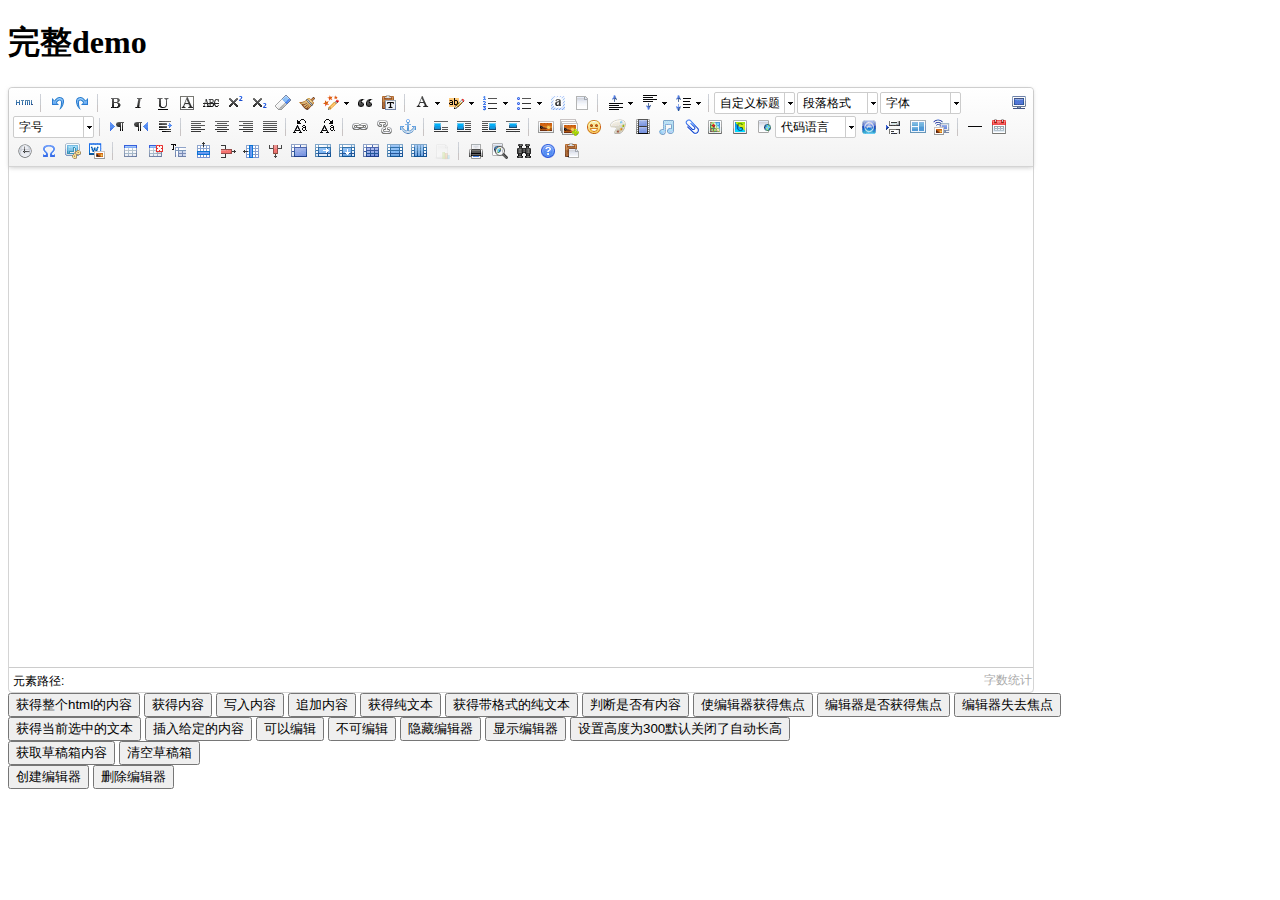
<file: static/admin/lib/ueditor/index.html>
<!DOCTYPE HTML PUBLIC "-//W3C//DTD HTML 4.01 Transitional//EN"
        "http://www.w3.org/TR/html4/loose.dtd">
<html>
<head>
    <title>完整demo</title>
    <meta http-equiv="Content-Type" content="text/html;charset=utf-8"/>
    <script type="text/javascript" charset="utf-8" src="ueditor.config.js"></script>
    <script type="text/javascript" charset="utf-8" src="ueditor.all.min.js"> </script>
    <!--建议手动加在语言，避免在ie下有时因为加载语言失败导致编辑器加载失败-->
    <!--这里加载的语言文件会覆盖你在配置项目里添加的语言类型，比如你在配置项目里配置的是英文，这里加载的中文，那最后就是中文-->
    <script type="text/javascript" charset="utf-8" src="lang/zh-cn/zh-cn.js"></script>

    <style type="text/css">
        div{
            width:100%;
        }
    </style>
</head>
<body>
<div>
    <h1>完整demo</h1>
    <script id="editor" type="text/plain" style="width:1024px;height:500px;"></script>
</div>
<div id="btns">
    <div>
        <button onclick="getAllHtml()">获得整个html的内容</button>
        <button onclick="getContent()">获得内容</button>
        <button onclick="setContent()">写入内容</button>
        <button onclick="setContent(true)">追加内容</button>
        <button onclick="getContentTxt()">获得纯文本</button>
        <button onclick="getPlainTxt()">获得带格式的纯文本</button>
        <button onclick="hasContent()">判断是否有内容</button>
        <button onclick="setFocus()">使编辑器获得焦点</button>
        <button onmousedown="isFocus(event)">编辑器是否获得焦点</button>
        <button onmousedown="setblur(event)" >编辑器失去焦点</button>

    </div>
    <div>
        <button onclick="getText()">获得当前选中的文本</button>
        <button onclick="insertHtml()">插入给定的内容</button>
        <button id="enable" onclick="setEnabled()">可以编辑</button>
        <button onclick="setDisabled()">不可编辑</button>
        <button onclick=" UE.getEditor('editor').setHide()">隐藏编辑器</button>
        <button onclick=" UE.getEditor('editor').setShow()">显示编辑器</button>
        <button onclick=" UE.getEditor('editor').setHeight(300)">设置高度为300默认关闭了自动长高</button>
    </div>

    <div>
        <button onclick="getLocalData()" >获取草稿箱内容</button>
        <button onclick="clearLocalData()" >清空草稿箱</button>
    </div>

</div>
<div>
    <button onclick="createEditor()">
    创建编辑器</button>
    <button onclick="deleteEditor()">
    删除编辑器</button>
</div>

<script type="text/javascript">

    //实例化编辑器
    //建议使用工厂方法getEditor创建和引用编辑器实例，如果在某个闭包下引用该编辑器，直接调用UE.getEditor('editor')就能拿到相关的实例
    var ue = UE.getEditor('editor');


    function isFocus(e){
        alert(UE.getEditor('editor').isFocus());
        UE.dom.domUtils.preventDefault(e)
    }
    function setblur(e){
        UE.getEditor('editor').blur();
        UE.dom.domUtils.preventDefault(e)
    }
    function insertHtml() {
        var value = prompt('插入html代码', '');
        UE.getEditor('editor').execCommand('insertHtml', value)
    }
    function createEditor() {
        enableBtn();
        UE.getEditor('editor');
    }
    function getAllHtml() {
        alert(UE.getEditor('editor').getAllHtml())
    }
    function getContent() {
        var arr = [];
        arr.push("使用editor.getContent()方法可以获得编辑器的内容");
        arr.push("内容为：");
        arr.push(UE.getEditor('editor').getContent());
        alert(arr.join("\n"));
    }
    function getPlainTxt() {
        var arr = [];
        arr.push("使用editor.getPlainTxt()方法可以获得编辑器的带格式的纯文本内容");
        arr.push("内容为：");
        arr.push(UE.getEditor('editor').getPlainTxt());
        alert(arr.join('\n'))
    }
    function setContent(isAppendTo) {
        var arr = [];
        arr.push("使用editor.setContent('欢迎使用ueditor')方法可以设置编辑器的内容");
        UE.getEditor('editor').setContent('欢迎使用ueditor', isAppendTo);
        alert(arr.join("\n"));
    }
    function setDisabled() {
        UE.getEditor('editor').setDisabled('fullscreen');
        disableBtn("enable");
    }

    function setEnabled() {
        UE.getEditor('editor').setEnabled();
        enableBtn();
    }

    function getText() {
        //当你点击按钮时编辑区域已经失去了焦点，如果直接用getText将不会得到内容，所以要在选回来，然后取得内容
        var range = UE.getEditor('editor').selection.getRange();
        range.select();
        var txt = UE.getEditor('editor').selection.getText();
        alert(txt)
    }

    function getContentTxt() {
        var arr = [];
        arr.push("使用editor.getContentTxt()方法可以获得编辑器的纯文本内容");
        arr.push("编辑器的纯文本内容为：");
        arr.push(UE.getEditor('editor').getContentTxt());
        alert(arr.join("\n"));
    }
    function hasContent() {
        var arr = [];
        arr.push("使用editor.hasContents()方法判断编辑器里是否有内容");
        arr.push("判断结果为：");
        arr.push(UE.getEditor('editor').hasContents());
        alert(arr.join("\n"));
    }
    function setFocus() {
        UE.getEditor('editor').focus();
    }
    function deleteEditor() {
        disableBtn();
        UE.getEditor('editor').destroy();
    }
    function disableBtn(str) {
        var div = document.getElementById('btns');
        var btns = UE.dom.domUtils.getElementsByTagName(div, "button");
        for (var i = 0, btn; btn = btns[i++];) {
            if (btn.id == str) {
                UE.dom.domUtils.removeAttributes(btn, ["disabled"]);
            } else {
                btn.setAttribute("disabled", "true");
            }
        }
    }
    function enableBtn() {
        var div = document.getElementById('btns');
        var btns = UE.dom.domUtils.getElementsByTagName(div, "button");
        for (var i = 0, btn; btn = btns[i++];) {
            UE.dom.domUtils.removeAttributes(btn, ["disabled"]);
        }
    }

    function getLocalData () {
        alert(UE.getEditor('editor').execCommand( "getlocaldata" ));
    }

    function clearLocalData () {
        UE.getEditor('editor').execCommand( "clearlocaldata" );
        alert("已清空草稿箱")
    }
</script>
</body>
</html>
</file>
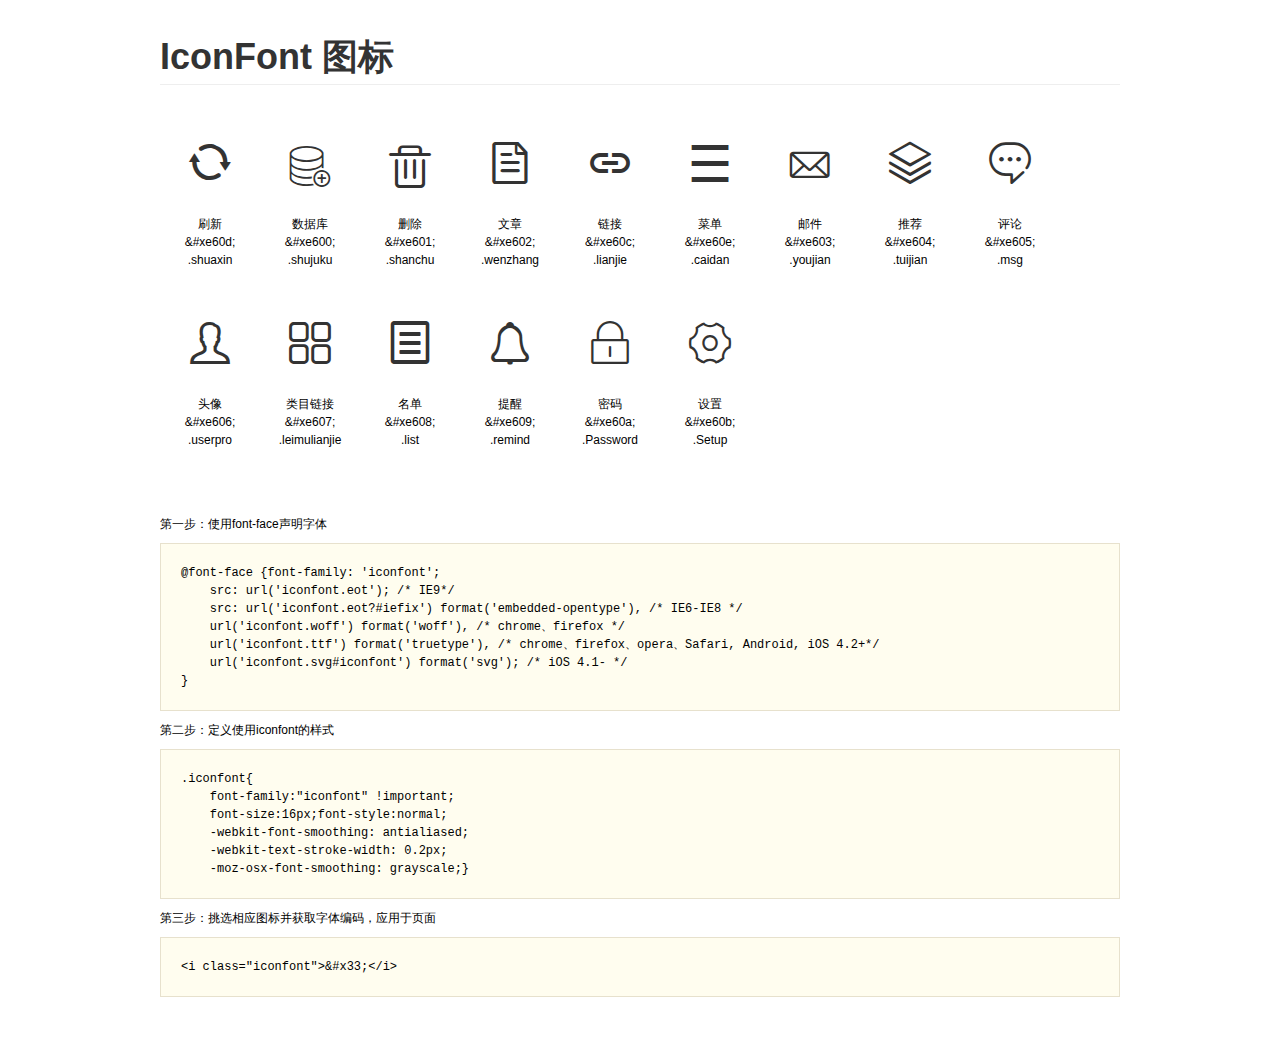
<file: static/admin/fonts/demo.html>
<!DOCTYPE html>
<html>
<head>
    <meta charset="utf-8"/>
    <title>IconFont</title>
    <link rel="stylesheet" href="demo.css">
    <link rel="stylesheet" href="iconfont.css">
</head>
<body>
    <div class="main">
        <h1>IconFont 图标</h1>
        <ul class="icon_lists clear">
            
                <li>
                <i class="icon iconfont">&#xe60d;</i>
                    <div class="name">刷新</div>
                    <div class="code">&amp;#xe60d;</div>
                    <div class="fontclass">.shuaxin</div>
                </li>
            
                <li>
                <i class="icon iconfont">&#xe600;</i>
                    <div class="name">数据库</div>
                    <div class="code">&amp;#xe600;</div>
                    <div class="fontclass">.shujuku</div>
                </li>
            
                <li>
                <i class="icon iconfont">&#xe601;</i>
                    <div class="name">删除</div>
                    <div class="code">&amp;#xe601;</div>
                    <div class="fontclass">.shanchu</div>
                </li>
            
                <li>
                <i class="icon iconfont">&#xe602;</i>
                    <div class="name">文章</div>
                    <div class="code">&amp;#xe602;</div>
                    <div class="fontclass">.wenzhang</div>
                </li>
            
                <li>
                <i class="icon iconfont">&#xe60c;</i>
                    <div class="name">链接</div>
                    <div class="code">&amp;#xe60c;</div>
                    <div class="fontclass">.lianjie</div>
                </li>
            
                <li>
                <i class="icon iconfont">&#xe60e;</i>
                    <div class="name">菜单</div>
                    <div class="code">&amp;#xe60e;</div>
                    <div class="fontclass">.caidan</div>
                </li>
            
                <li>
                <i class="icon iconfont">&#xe603;</i>
                    <div class="name">邮件</div>
                    <div class="code">&amp;#xe603;</div>
                    <div class="fontclass">.youjian</div>
                </li>
            
                <li>
                <i class="icon iconfont">&#xe604;</i>
                    <div class="name">推荐</div>
                    <div class="code">&amp;#xe604;</div>
                    <div class="fontclass">.tuijian</div>
                </li>
            
                <li>
                <i class="icon iconfont">&#xe605;</i>
                    <div class="name">评论 </div>
                    <div class="code">&amp;#xe605;</div>
                    <div class="fontclass">.msg</div>
                </li>
            
                <li>
                <i class="icon iconfont">&#xe606;</i>
                    <div class="name">头像</div>
                    <div class="code">&amp;#xe606;</div>
                    <div class="fontclass">.userpro</div>
                </li>
            
                <li>
                <i class="icon iconfont">&#xe607;</i>
                    <div class="name">类目链接</div>
                    <div class="code">&amp;#xe607;</div>
                    <div class="fontclass">.leimulianjie</div>
                </li>
            
                <li>
                <i class="icon iconfont">&#xe608;</i>
                    <div class="name">名单</div>
                    <div class="code">&amp;#xe608;</div>
                    <div class="fontclass">.list</div>
                </li>
            
                <li>
                <i class="icon iconfont">&#xe609;</i>
                    <div class="name">提醒</div>
                    <div class="code">&amp;#xe609;</div>
                    <div class="fontclass">.remind</div>
                </li>
            
                <li>
                <i class="icon iconfont">&#xe60a;</i>
                    <div class="name">密码</div>
                    <div class="code">&amp;#xe60a;</div>
                    <div class="fontclass">.Password</div>
                </li>
            
                <li>
                <i class="icon iconfont">&#xe60b;</i>
                    <div class="name">设置</div>
                    <div class="code">&amp;#xe60b;</div>
                    <div class="fontclass">.Setup</div>
                </li>
            
        </ul>


        <div class="helps">
            第一步：使用font-face声明字体
            <pre>
@font-face {font-family: 'iconfont';
    src: url('iconfont.eot'); /* IE9*/
    src: url('iconfont.eot?#iefix') format('embedded-opentype'), /* IE6-IE8 */
    url('iconfont.woff') format('woff'), /* chrome、firefox */
    url('iconfont.ttf') format('truetype'), /* chrome、firefox、opera、Safari, Android, iOS 4.2+*/
    url('iconfont.svg#iconfont') format('svg'); /* iOS 4.1- */
}
</pre>
第二步：定义使用iconfont的样式
            <pre>
.iconfont{
    font-family:"iconfont" !important;
    font-size:16px;font-style:normal;
    -webkit-font-smoothing: antialiased;
    -webkit-text-stroke-width: 0.2px;
    -moz-osx-font-smoothing: grayscale;}
</pre>
第三步：挑选相应图标并获取字体编码，应用于页面
<pre>
&lt;i class="iconfont"&gt;&amp;#x33;&lt;/i&gt;
</pre>
        </div>

    </div>
</body>
</html>
</file>
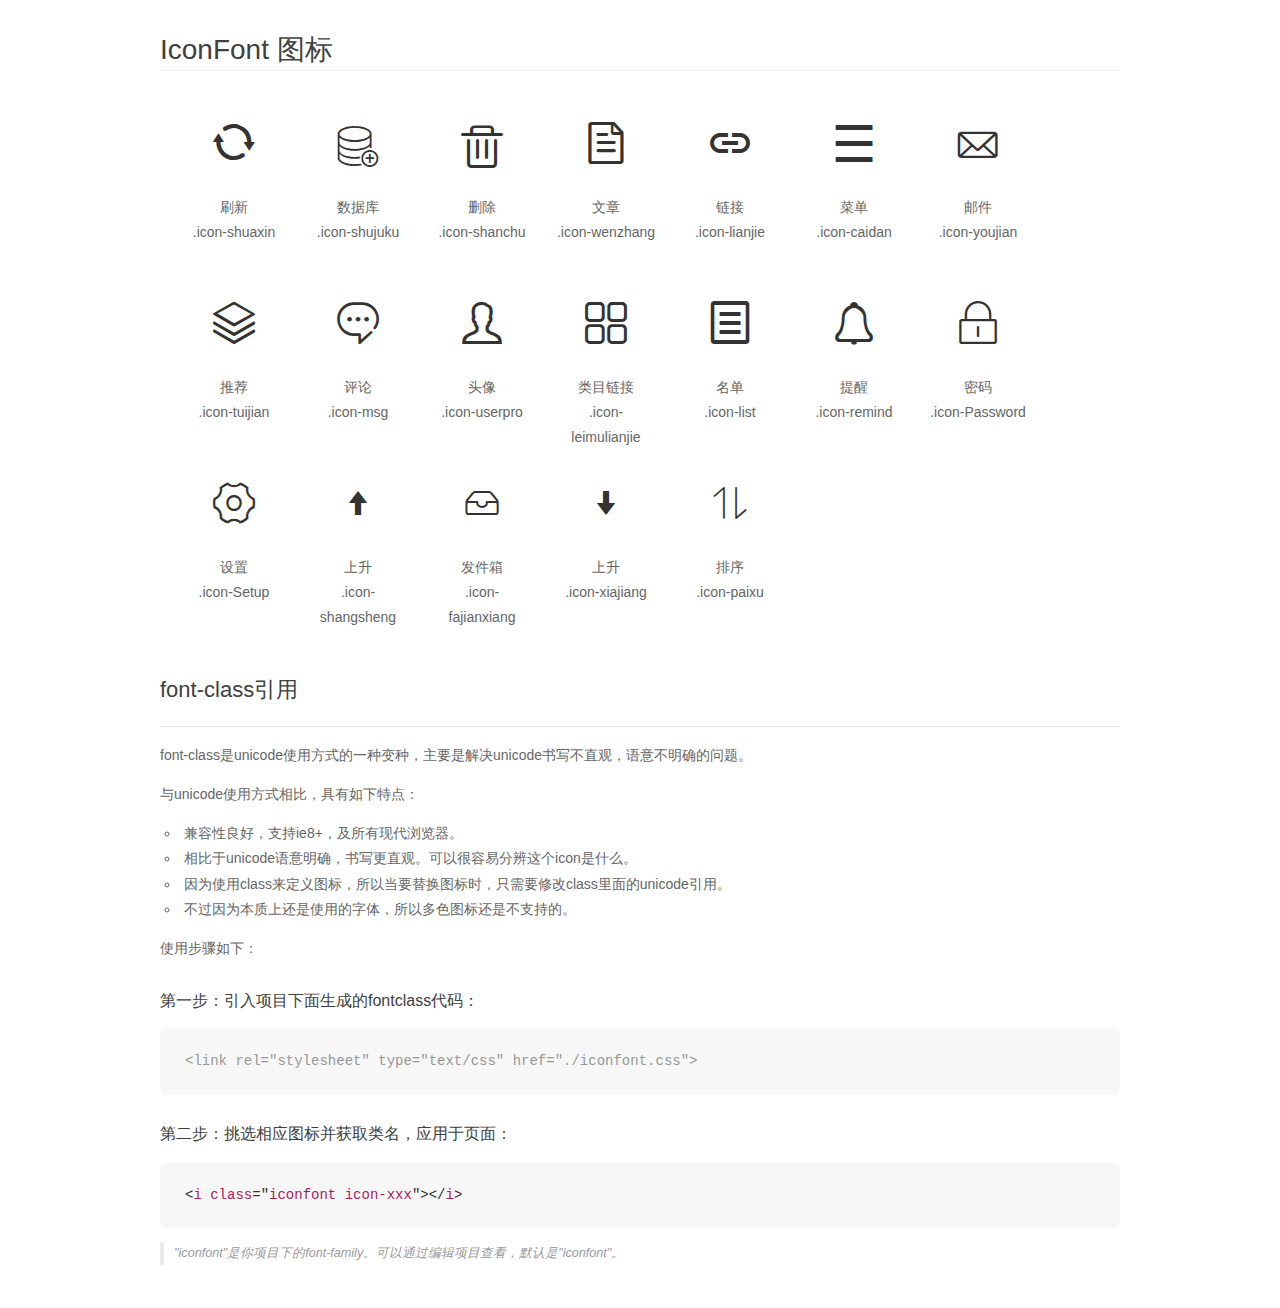
<file: static/admin/fonts/demo_fontclass.html>
<!DOCTYPE html>
<html>
<head>
    <meta charset="utf-8"/>
    <title>IconFont</title>
    <link rel="stylesheet" href="demo.css">
    <link rel="stylesheet" href="iconfont.css">
</head>
<body>
    <div class="main markdown">
        <h1>IconFont 图标</h1>
        <ul class="icon_lists clear">
            
                <li>
                <i class="icon iconfont icon-shuaxin"></i>
                    <div class="name">刷新</div>
                    <div class="fontclass">.icon-shuaxin</div>
                </li>
            
                <li>
                <i class="icon iconfont icon-shujuku"></i>
                    <div class="name">数据库</div>
                    <div class="fontclass">.icon-shujuku</div>
                </li>
            
                <li>
                <i class="icon iconfont icon-shanchu"></i>
                    <div class="name">删除</div>
                    <div class="fontclass">.icon-shanchu</div>
                </li>
            
                <li>
                <i class="icon iconfont icon-wenzhang"></i>
                    <div class="name">文章</div>
                    <div class="fontclass">.icon-wenzhang</div>
                </li>
            
                <li>
                <i class="icon iconfont icon-lianjie"></i>
                    <div class="name">链接</div>
                    <div class="fontclass">.icon-lianjie</div>
                </li>
            
                <li>
                <i class="icon iconfont icon-caidan"></i>
                    <div class="name">菜单</div>
                    <div class="fontclass">.icon-caidan</div>
                </li>
            
                <li>
                <i class="icon iconfont icon-youjian"></i>
                    <div class="name">邮件</div>
                    <div class="fontclass">.icon-youjian</div>
                </li>
            
                <li>
                <i class="icon iconfont icon-tuijian"></i>
                    <div class="name">推荐</div>
                    <div class="fontclass">.icon-tuijian</div>
                </li>
            
                <li>
                <i class="icon iconfont icon-msg"></i>
                    <div class="name">评论 </div>
                    <div class="fontclass">.icon-msg</div>
                </li>
            
                <li>
                <i class="icon iconfont icon-userpro"></i>
                    <div class="name">头像</div>
                    <div class="fontclass">.icon-userpro</div>
                </li>
            
                <li>
                <i class="icon iconfont icon-leimulianjie"></i>
                    <div class="name">类目链接</div>
                    <div class="fontclass">.icon-leimulianjie</div>
                </li>
            
                <li>
                <i class="icon iconfont icon-list"></i>
                    <div class="name">名单</div>
                    <div class="fontclass">.icon-list</div>
                </li>
            
                <li>
                <i class="icon iconfont icon-remind"></i>
                    <div class="name">提醒</div>
                    <div class="fontclass">.icon-remind</div>
                </li>
            
                <li>
                <i class="icon iconfont icon-Password"></i>
                    <div class="name">密码</div>
                    <div class="fontclass">.icon-Password</div>
                </li>
            
                <li>
                <i class="icon iconfont icon-Setup"></i>
                    <div class="name">设置</div>
                    <div class="fontclass">.icon-Setup</div>
                </li>
            
                <li>
                <i class="icon iconfont icon-shangsheng"></i>
                    <div class="name">上升</div>
                    <div class="fontclass">.icon-shangsheng</div>
                </li>
            
                <li>
                <i class="icon iconfont icon-fajianxiang"></i>
                    <div class="name">发件箱</div>
                    <div class="fontclass">.icon-fajianxiang</div>
                </li>
            
                <li>
                <i class="icon iconfont icon-xiajiang"></i>
                    <div class="name">上升</div>
                    <div class="fontclass">.icon-xiajiang</div>
                </li>
            
                <li>
                <i class="icon iconfont icon-paixu"></i>
                    <div class="name">排序</div>
                    <div class="fontclass">.icon-paixu</div>
                </li>
            
        </ul>

        <h2 id="font-class-">font-class引用</h2>
        <hr>

        <p>font-class是unicode使用方式的一种变种，主要是解决unicode书写不直观，语意不明确的问题。</p>
        <p>与unicode使用方式相比，具有如下特点：</p>
        <ul>
        <li>兼容性良好，支持ie8+，及所有现代浏览器。</li>
        <li>相比于unicode语意明确，书写更直观。可以很容易分辨这个icon是什么。</li>
        <li>因为使用class来定义图标，所以当要替换图标时，只需要修改class里面的unicode引用。</li>
        <li>不过因为本质上还是使用的字体，所以多色图标还是不支持的。</li>
        </ul>
        <p>使用步骤如下：</p>
        <h3 id="-fontclass-">第一步：引入项目下面生成的fontclass代码：</h3>


        <pre><code class="lang-js hljs javascript"><span class="hljs-comment">&lt;link rel="stylesheet" type="text/css" href="./iconfont.css"&gt;</span></code></pre>
        <h3 id="-">第二步：挑选相应图标并获取类名，应用于页面：</h3>
        <pre><code class="lang-css hljs">&lt;<span class="hljs-selector-tag">i</span> <span class="hljs-selector-tag">class</span>="<span class="hljs-selector-tag">iconfont</span> <span class="hljs-selector-tag">icon-xxx</span>"&gt;&lt;/<span class="hljs-selector-tag">i</span>&gt;</code></pre>
        <blockquote>
        <p>"iconfont"是你项目下的font-family。可以通过编辑项目查看，默认是"iconfont"。</p>
        </blockquote>
    </div>
</body>
</html>
</file>
<file: static/admin/fonts/iconfont.css>
@font-face {font-family: "iconfont";
  src: url('iconfont.eot?t=1490337422326'); /* IE9*/
  src: url('iconfont.eot?t=1490337422326#iefix') format('embedded-opentype'), /* IE6-IE8 */
  url('iconfont.woff?t=1490337422326') format('woff'), /* chrome, firefox */
  url('iconfont.ttf?t=1490337422326') format('truetype'), /* chrome, firefox, opera, Safari, Android, iOS 4.2+*/
  url('iconfont.svg?t=1490337422326#iconfont') format('svg'); /* iOS 4.1- */
}

.iconfont {
  font-family:"iconfont" !important;
  font-size:16px;
  font-style:normal;
  -webkit-font-smoothing: antialiased;
  -moz-osx-font-smoothing: grayscale;
}

.icon-shuaxin:before { content: "\e60d"; }

.icon-shujuku:before { content: "\e600"; }

.icon-shanchu:before { content: "\e601"; }

.icon-wenzhang:before { content: "\e602"; }

.icon-lianjie:before { content: "\e60c"; }

.icon-caidan:before { content: "\e60e"; }

.icon-youjian:before { content: "\e603"; }

.icon-tuijian:before { content: "\e604"; }

.icon-msg:before { content: "\e605"; }

.icon-userpro:before { content: "\e606"; }

.icon-leimulianjie:before { content: "\e607"; }

.icon-list:before { content: "\e608"; }

.icon-remind:before { content: "\e609"; }

.icon-Password:before { content: "\e60a"; }

.icon-Setup:before { content: "\e60b"; }

.icon-shangsheng:before { content: "\e628"; }

.icon-fajianxiang:before { content: "\e639"; }

.icon-xiajiang:before { content: "\e60f"; }

.icon-paixu:before { content: "\e656"; }
</file>
<file: static/admin/fonts/demo.css>
*{margin: 0;padding: 0;list-style: none;}
/*
KISSY CSS Reset
理念：1. reset 的目的不是清除浏览器的默认样式，这仅是部分工作。清除和重置是紧密不可分的。
2. reset 的目的不是让默认样式在所有浏览器下一致，而是减少默认样式有可能带来的问题。
3. reset 期望提供一套普适通用的基础样式。但没有银弹，推荐根据具体需求，裁剪和修改后再使用。
特色：1. 适应中文；2. 基于最新主流浏览器。
维护：玉伯<lifesinger@gmail.com>, 正淳<ragecarrier@gmail.com>
 */

/** 清除内外边距 **/
body, h1, h2, h3, h4, h5, h6, hr, p, blockquote, /* structural elements 结构元素 */
dl, dt, dd, ul, ol, li, /* list elements 列表元素 */
pre, /* text formatting elements 文本格式元素 */
form, fieldset, legend, button, input, textarea, /* form elements 表单元素 */
th, td /* table elements 表格元素 */ {
  margin: 0;
  padding: 0;
}

/** 设置默认字体 **/
body,
button, input, select, textarea /* for ie */ {
  font: 12px/1.5 tahoma, arial, \5b8b\4f53, sans-serif;
}
h1, h2, h3, h4, h5, h6 { font-size: 100%; }
address, cite, dfn, em, var { font-style: normal; } /* 将斜体扶正 */
code, kbd, pre, samp { font-family: courier new, courier, monospace; } /* 统一等宽字体 */
small { font-size: 12px; } /* 小于 12px 的中文很难阅读，让 small 正常化 */

/** 重置列表元素 **/
ul, ol { list-style: none; }

/** 重置文本格式元素 **/
a { text-decoration: none; }
a:hover { text-decoration: underline; }


/** 重置表单元素 **/
legend { color: #000; } /* for ie6 */
fieldset, img { border: 0; } /* img 搭车：让链接里的 img 无边框 */
button, input, select, textarea { font-size: 100%; } /* 使得表单元素在 ie 下能继承字体大小 */
/* 注：optgroup 无法扶正 */

/** 重置表格元素 **/
table { border-collapse: collapse; border-spacing: 0; }

/* 清除浮动 */
.ks-clear:after, .clear:after {
  content: '\20';
  display: block;
  height: 0;
  clear: both;
}
.ks-clear, .clear {
  *zoom: 1;
}

.main {
  padding: 30px 100px;
width: 960px;
margin: 0 auto;
}
.main h1{font-size:36px; color:#333; text-align:left;margin-bottom:30px; border-bottom: 1px solid #eee;}

.helps{margin-top:40px;}
.helps pre{
  padding:20px;
  margin:10px 0;
  border:solid 1px #e7e1cd;
  background-color: #fffdef;
  overflow: auto;
}

.icon_lists{
  width: 100% !important;

}

.icon_lists li{
  float:left;
  width: 100px;
  height:180px;
  text-align: center;
  list-style: none !important;
}
.icon_lists .icon{
  font-size: 42px;
  line-height: 100px;
  margin: 10px 0;
  color:#333;
  -webkit-transition: font-size 0.25s ease-out 0s;
  -moz-transition: font-size 0.25s ease-out 0s;
  transition: font-size 0.25s ease-out 0s;

}
.icon_lists .icon:hover{
  font-size: 100px;
}



.markdown {
  color: #666;
  font-size: 14px;
  line-height: 1.8;
}

.highlight {
  line-height: 1.5;
}

.markdown img {
  vertical-align: middle;
  max-width: 100%;
}

.markdown h1 {
  color: #404040;
  font-weight: 500;
  line-height: 40px;
  margin-bottom: 24px;
}

.markdown h2,
.markdown h3,
.markdown h4,
.markdown h5,
.markdown h6 {
  color: #404040;
  margin: 1.6em 0 0.6em 0;
  font-weight: 500;
  clear: both;
}

.markdown h1 {
  font-size: 28px;
}

.markdown h2 {
  font-size: 22px;
}

.markdown h3 {
  font-size: 16px;
}

.markdown h4 {
  font-size: 14px;
}

.markdown h5 {
  font-size: 12px;
}

.markdown h6 {
  font-size: 12px;
}

.markdown hr {
  height: 1px;
  border: 0;
  background: #e9e9e9;
  margin: 16px 0;
  clear: both;
}

.markdown p,
.markdown pre {
  margin: 1em 0;
}

.markdown > p,
.markdown > blockquote,
.markdown > .highlight,
.markdown > ol,
.markdown > ul {
  width: 80%;
}

.markdown ul > li {
  list-style: circle;
}

.markdown > ul li,
.markdown blockquote ul > li {
  margin-left: 20px;
  padding-left: 4px;
}

.markdown > ul li p,
.markdown > ol li p {
  margin: 0.6em 0;
}

.markdown ol > li {
  list-style: decimal;
}

.markdown > ol li,
.markdown blockquote ol > li {
  margin-left: 20px;
  padding-left: 4px;
}

.markdown code {
  margin: 0 3px;
  padding: 0 5px;
  background: #eee;
  border-radius: 3px;
}

.markdown pre {
  border-radius: 6px;
  background: #f7f7f7;
  padding: 20px;
}

.markdown pre code {
  border: none;
  background: #f7f7f7;
  margin: 0;
}

.markdown strong,
.markdown b {
  font-weight: 600;
}

.markdown > table {
  border-collapse: collapse;
  border-spacing: 0px;
  empty-cells: show;
  border: 1px solid #e9e9e9;
  width: 95%;
  margin-bottom: 24px;
}

.markdown > table th {
  white-space: nowrap;
  color: #333;
  font-weight: 600;

}

.markdown > table th,
.markdown > table td {
  border: 1px solid #e9e9e9;
  padding: 8px 16px;
  text-align: left;
}

.markdown > table th {
  background: #F7F7F7;
}

.markdown blockquote {
  font-size: 90%;
  color: #999;
  border-left: 4px solid #e9e9e9;
  padding-left: 0.8em;
  margin: 1em 0;
  font-style: italic;
}

.markdown blockquote p {
  margin: 0;
}

.markdown .anchor {
  opacity: 0;
  transition: opacity 0.3s ease;
  margin-left: 8px;
}

.markdown .waiting {
  color: #ccc;
}

.markdown h1:hover .anchor,
.markdown h2:hover .anchor,
.markdown h3:hover .anchor,
.markdown h4:hover .anchor,
.markdown h5:hover .anchor,
.markdown h6:hover .anchor {
  opacity: 1;
  display: inline-block;
}

.markdown > br,
.markdown > p > br {
  clear: both;
}


.hljs {
  display: block;
  background: white;
  padding: 0.5em;
  color: #333333;
  overflow-x: auto;
}

.hljs-comment,
.hljs-meta {
  color: #969896;
}

.hljs-string,
.hljs-variable,
.hljs-template-variable,
.hljs-strong,
.hljs-emphasis,
.hljs-quote {
  color: #df5000;
}

.hljs-keyword,
.hljs-selector-tag,
.hljs-type {
  color: #a71d5d;
}

.hljs-literal,
.hljs-symbol,
.hljs-bullet,
.hljs-attribute {
  color: #0086b3;
}

.hljs-section,
.hljs-name {
  color: #63a35c;
}

.hljs-tag {
  color: #333333;
}

.hljs-title,
.hljs-attr,
.hljs-selector-id,
.hljs-selector-class,
.hljs-selector-attr,
.hljs-selector-pseudo {
  color: #795da3;
}

.hljs-addition {
  color: #55a532;
  background-color: #eaffea;
}

.hljs-deletion {
  color: #bd2c00;
  background-color: #ffecec;
}

.hljs-link {
  text-decoration: underline;
}

pre{
  background: #fff;
}
</file>
